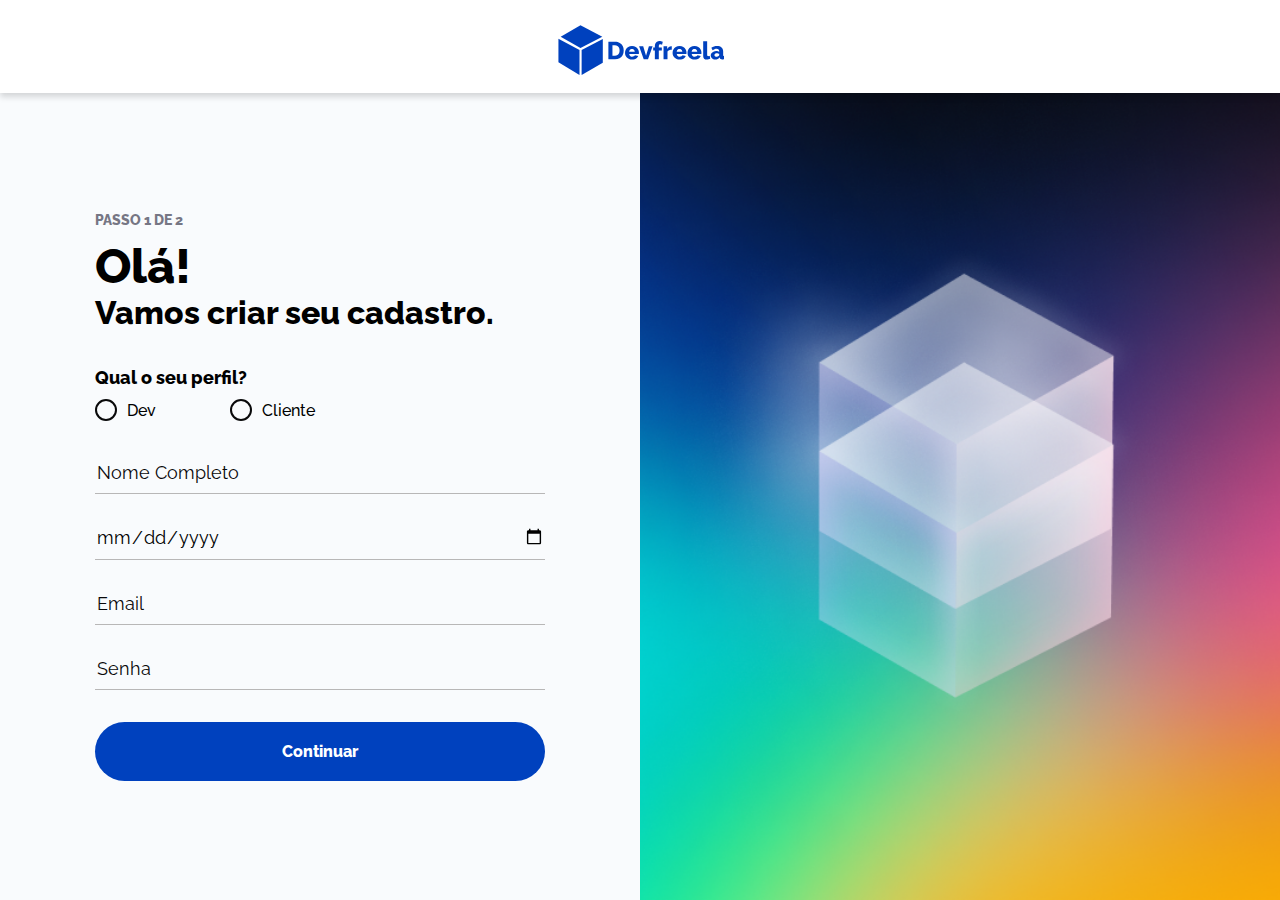
<file: DevFreela.Site/login.html>
<!DOCTYPE html>
<html lang="pt-br">
<head>
    <meta charset="UTF-8">
    <meta name="viewport" content="width=device-width, initial-scale=1.0">

    <title>Login - DevFreela</title>
     <!--Fonts-->
    <link rel="preconnect" href="https://fonts.googleapis.com">
    <link rel="preconnect" href="https://fonts.gstatic.com" crossorigin>
    <link href="https://fonts.googleapis.com/css2?family=Raleway:ital,wght@0,100..900;1,100..900&display=swap" rel="stylesheet">
    
    <!--Settings-->
    <link rel="stylesheet" href="style/settings/wrapper.css">
    <link rel="stylesheet" href="style/settings/core.css">
    <link rel="stylesheet" href="style/settings/color.css">
    <link rel="stylesheet" href="style/settings/text.css">
    <!--Generic-->
    <link rel="stylesheet" href="style/generic/reset.css">
    <link rel="stylesheet" href="style/generic/box-sizing.css">
    <!--Base-->
    <link rel="stylesheet" href="style/base/html.css">
    <!--Base-->
    <link rel="stylesheet" href="style/object/ld-wrapper.css">
    <!--Components-->
     <link rel="stylesheet" href="style/components/ld-button.css">
     <link rel="stylesheet" href="style/components/ld-input.css">
     <link rel="stylesheet" href="style/components/ld-radio.css">
     <link rel="stylesheet" href="style/components/ld-header.css">

    <!--Pages-->
    <link rel="stylesheet" href="style/pages/login.css">

    


</head>
<body>
    <div>
        <div class="ld-login">
            <div class="ld-wrapper">
                <header class="ld-header">
                    <div class="wrapper">   
                        <div class="logo-wrapper">
                            <img class="image" src="assets/devfreela.svg" alt="Logo da DevFreela">
                        </div>
                    </div>
                    
                </header>
                <main class="main-content">
                    <form class="left" onsubmit="cadastrar()" action="javascript:void(0)">
                            <span class="steps">PASSO 1 DE 2</span>
                            <h1 class="main-title">
                                <span class="up">Olá!</span>
                                <span class="down">Vamos criar seu cadastro.</span>
                            </h1>
                             <div class="radio-buttons">
                                <h3 class="title">Qual o seu perfil?</h3>
                                <div class="buttons">
                                    <label class="ld-radio">
                                        Dev
                                        <input name="cargo" type="radio">
                                        <span class="checkmark"></span>
                                    </label>
                                    <label class="ld-radio">
                                        Cliente
                                        <input name="cargo"  type="radio">
                                        <span class="checkmark"></span>
                                    </label> 
                                </div>
                            </div>
                            <input required id="fullName" class="ld-input" placeholder="Nome Completo">
                            <input required id="birthdate" type="date" class="ld-input" placeholder="Data de nascimento">
                            <input required id="email" type="email" class="ld-input" placeholder="Email">
                            <input required id="password" type="password" class="ld-input" placeholder="Senha">
                            <button type="submit" class="ld-button">Continuar</button> 
                    </form>
                        

                        <div class="right">
                            <img class="image" src="assets/image/bg-cubes.png" alt="fundo de decoração com 3 cubos com gradiente das cores do arco-iris">
                        </div>

                </main>
            </div>

        </div>
    </div>
    <script src="scripts/login.js"></script>
</body>
</html>
</file>
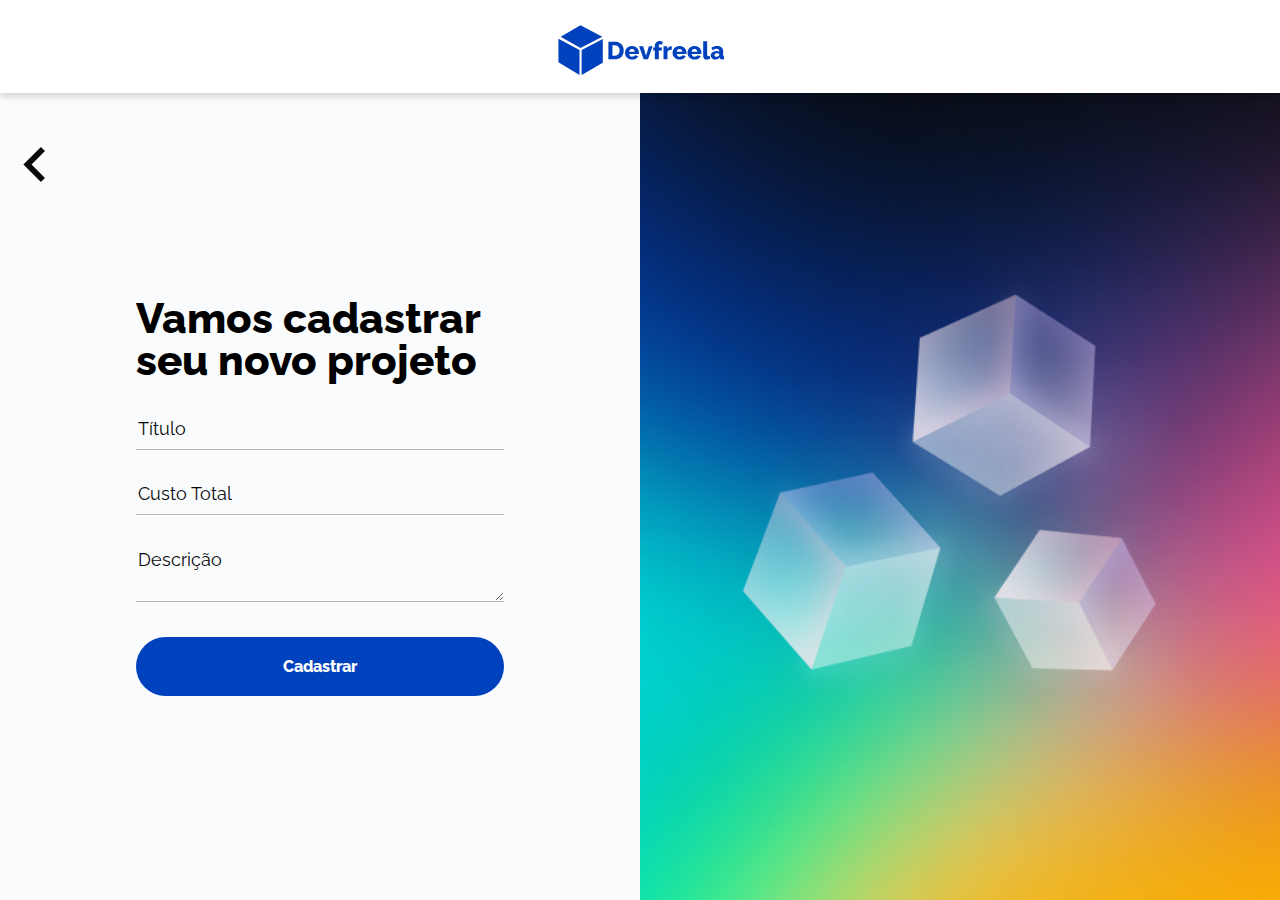
<file: DevFreela.Site/project-create-edit.html>
<!DOCTYPE html>
<html lang="pt-br">
<head>
    <meta charset="UTF-8">
    <meta name="viewport" content="width=device-width, initial-scale=1.0">

    <title>Project - DevFreela</title>
     <!--Fonts-->
    <link rel="preconnect" href="https://fonts.googleapis.com">
    <link rel="preconnect" href="https://fonts.gstatic.com" crossorigin>
    <link href="https://fonts.googleapis.com/css2?family=Raleway:ital,wght@0,100..900;1,100..900&display=swap" rel="stylesheet">
    <link href="https://fonts.googleapis.com/icon?family=Material+Icons" rel="stylesheet">


    <!--Settings-->
    <link rel="stylesheet" href="style/settings/wrapper.css">
    <link rel="stylesheet" href="style/settings/core.css">
    <link rel="stylesheet" href="style/settings/color.css">
    <link rel="stylesheet" href="style/settings/text.css">
    <!--Generic-->
    <link rel="stylesheet" href="style/generic/reset.css">
    <link rel="stylesheet" href="style/generic/box-sizing.css">
    <!--Base-->
    <link rel="stylesheet" href="style/base/html.css">
    <!--Base-->
    <link rel="stylesheet" href="style/object/ld-wrapper.css">
    <!--Components-->
     <link rel="stylesheet" href="style/components/ld-button.css">
     <link rel="stylesheet" href="style/components/ld-input.css">
     <link rel="stylesheet" href="style/components/ld-header.css">

    <!--Pages-->
    <link rel="stylesheet" href="style/pages/project-create-edit.css">

    <!-- Trumps -->
    <!-- SCRIPT -->

</head>
<body>
    <div>
        <div class="ld-project-create-edit">
            <div class="ld-wrapper">
                <header class="ld-header">
                    <div class="wrapper">   
                        <div class="logo-wrapper">
                            <img class="image" src="assets/devfreela.svg" alt="Logo da DevFreela">
                        </div>
                    </div>
                    
                </header>
                <main class="main-content">
                    <a class="back-btn material-icons" href="list.html">
                        keyboard_arrow_left 
                    </a>
                    <div class="left">
                        <h1 class="main-title" id="main-title">
                            
                        </h1>

                        <input  class="ld-input" placeholder="Título">
                        <input  class="ld-input" placeholder="Custo Total">
                        <textarea  class="ld-input" placeholder="Descrição"></textarea>

                        <button class="ld-button" id="action-button"></button> 
                    

                    </div>
                    <div class="right">
                        <img class="image" src="assets/image/bg-float-cubes.png" alt="fundo de decoração com 3 cubos com gradiente das cores do arco-iris">
                    </div>
                </main>
            </div>

        </div>
    </div>
    <script src="scripts/project-create-edit.js"></script>
</body>
</html>
</file>
<file: DevFreela.Site/style/settings/wrapper.css>
:root{
    --ld--main-wrapper:1366px;
}
</file>
<file: DevFreela.Site/style/settings/core.css>
:root{
    --ld--header-size: 93px;
}
</file>
<file: DevFreela.Site/style/settings/color.css>
:root{
    --ld-color-primary-light:#004cd8;
    --ld-color-primary:#0041BE;

    --ld-color-danger: #FF2222;


    --ld-color-gray-lightest:#F9FBFD;
    --ld-color-gray-lighter:rgba(196,196,196,0.35);
    --ld-color-gray-light:#B8B7B7;
    --ld--color-gray: #767684;
    --ld-color-gray-dark: #09090A;

}
</file>
<file: DevFreela.Site/style/settings/text.css>
:root{
    --ld-font-size-base: 10px;
    --ld-font-family-base: 'Raleway',sans-serif;
}
</file>
<file: DevFreela.Site/style/generic/box-sizing.css>
* {
    box-sizing: border-box;
}
</file>
<file: DevFreela.Site/style/base/html.css>
html{
    background-color: var(--ld-color-gray-lightest);
    font-family:var(--ld-font-family-base);
    font-weight: 500;
}
</file>
<file: DevFreela.Site/style/object/ld-wrapper.css>
.ld-wrapper{
    max-width: var(--ld--main-wrapper);
    margin: 0 auto;

}
.ld-wrapper >.main-content{
    position: relative;
    display:grid;
    grid-template-columns: 1fr 1fr;
    padding-top: var(--ld--header-size);
    
}

.ld-wrapper >.main-content >.back-btn{
    position: fixed;
    top: calc(var(--ld--header-size) + 38px);
    font-size: calc(var(--ld-font-size-base) + 60px);
    cursor: pointer;
    color: var(--ld-color-gray-dark);
    text-decoration: none;
}

.ld-wrapper >.main-content.-one-col{
    grid-template-columns: 1fr ;
}

.ld-wrapper >.main-content >.right{
    overflow: hidden;
    position:relative;
    height: calc(100vh - var(--ld--header-size));
}


.ld-wrapper >.main-content >.right >.image {
   
    position: absolute;
    height:100%;
    top: 0;
    min-width:100%;
    left: 50%;
    transform: translate(-50%);
}
</file>
<file: DevFreela.Site/style/components/ld-button.css>
.ld-button{
    font-family:var(--ld-font-family-base);
    background-color: var(--ld-color-primary);
    color: white;
    font-size:calc( var(--ld-font-size-base)+ 8px);
    font-weight: 800;
    padding: 20px;
    border-radius: 50px;
    border: none;
    width: 100%;
    cursor: pointer;
    transition:background-color 0.5s;
}
.ld-button:hover{
    background-color: var(--ld-color-primary-light);
    
}

.ld-button.-small{

    font-size:calc(var(--ld-font-size-base)+ 4px);
    font-weight: 600;
    padding: 12px 25px;
}
</file>
<file: DevFreela.Site/style/components/ld-input.css>
.ld-input{
    font-family: var(--ld-font-family-base);
    font-size: calc(var(--ld-font-size-base) + 8px);
    border: none;
    background: none;
    border-bottom: 1px solid var(--ld-color-gray-light);
    outline: none;
    transition:border-color .5s;
    padding-bottom:10px;
    width:100%; 
    margin-bottom:32px;
}

.ld-input:focus{
    border-color:var(--ld-color-primary);

}

.ld-input::placeholder{
    color: var(--ld-color-gray-dark);
}
</file>
<file: DevFreela.Site/style/components/ld-radio.css>
/* Classe base Ld-Radio */
.ld-radio{
    position: relative;
    padding-left:32px;
    padding-top:2px;
    cursor:pointer;
    font-size:calc(var(--ld-font-size-base)+ 8px);
    font-family:var(--ld-font-family-base)
}

/* Esconde radio button */
.ld-radio > input{
    opacity:0;
    position: absolute;
    cursor: pointer;
}

/* Estilo base do nosso checkmark */
.ld-radio >.checkmark{
    display: inline-block;
    border-radius:50%;
    height:22px;
    width:22px;
    border:2px solid var(--ld-color-gray-dark);
    position: absolute;
    top: 0;
    left:0;
}
/* Estiliza e preenche o fundo do Checkmark quando radio button é selecionado */
.ld-radio >input:checked ~ .checkmark{
    background-color:white;
    border-color:var(--ld-color-primaru);
}

/* Estilo base do ponto */
.ld-radio >.checkmark:after{
    width:12px;
    height:12px;
    border-radius:50%;
    position:absolute;
    content:"";
    top:3px;
    left:4px;
    background-color:blue;
    display: none;
}

/* Mostra o ponto quando o radio button for checado */
.ld-radio >input:checked ~ .checkmark:after{
    display:block;
}
</file>
<file: DevFreela.Site/style/components/ld-header.css>
.ld-header{
    height: var(--ld--header-size);
    width:100%;
    background-color: white;
    box-shadow: 0pc 4px 6px rgba(0,0, 0, 0.15);
     z-index: 1;
    position: fixed;
    left: 0;
    top: 0;
}

.ld-header >.wrapper{
    max-width: var(--ld--main-wrapper);    
    margin: 0 auto;
    display:flex;
    justify-content:center;
} 


.ld-header >.wrapper.-has-user{
    display:grid;
    grid-template-columns:1fr auto 1fr;
} 

/* Logo */

.ld-header >.wrapper >.logo-wrapper{
    height: var(--ld--header-size);
    padding:16px;
}
.ld-header >.wrapper >.logo-wrapper>.image{

    height: 100%;

}

/* Usuário */
.ld-header >.wrapper >.user{
    display: flex;
    align-items: center;
    margin-left: auto;

}
.ld-header >.wrapper >.user >.info{
    text-align:right;
}
.ld-header >.wrapper >.user >.info >.name{
    display: block;
    font-weight:800;
    font-size: calc(var(--ld-font-size-base) + 4px);
    margin-bottom: 2px;

}
.ld-header >.wrapper >.user >.info >.role{
    display: block;
    font-weight:400;
    font-size: calc(var(--ld-font-size-base) + 2px);

}

.ld-header >.wrapper >.user >.photo-wrapper{
    height: 60px;
    width:60px;
    border-radius: 50%;
    border:1px solid var(--ld-color-primary);
    margin-left: 10px;
    overflow: hidden;
}
.ld-header >.wrapper >.user >.photo-wrapper>img{
    height: 100%;
    width:100%;
}
</file>
<file: DevFreela.Site/style/pages/login.css>
.ld-login >.ld-wrapper >.main-content >.left{
    max-width: 450px;
    margin:  auto;
}
.ld-login >.ld-wrapper >.main-content >.left >.radio-buttons{
    margin-bottom: 42px;
}


.ld-login >.ld-wrapper >.main-content >.left >.radio-buttons >.title{
    font-size: calc(var(--ld-font-size-base) + 8px);
    margin-bottom: 16px;
    font-weight: 800;

}
.ld-login >.ld-wrapper >.main-content >.left >.radio-buttons >.buttons >.ld-radio{
     margin-right: 70px ;

}

.ld-login >.ld-wrapper >.main-content >.left >.main-title{
    font-weight:800;

    margin-bottom: 40px;
}




.ld-login >.ld-wrapper >.main-content >.left >.main-title >.up{
    font-size: calc(var(--ld-font-size-base) + 38px);
    display: block;
    margin-bottom: 7px;
}
.ld-login >.ld-wrapper >.main-content >.left >.main-title >.down{
    font-size: calc(var(--ld-font-size-base) + 22px);
}

.ld-login >.ld-wrapper >.main-content >.left >.steps{
    display: block;
    font-weight: 800;
    color: var(--ld--color-gray);
    font-size: calc(var(--ld-font-size-base) + 4px);
    margin-bottom: 15px;
}
</file>
<file: DevFreela.Site/style/pages/project-create-edit.css>
.ld-project-create-edit >.ld-wrapper >.main-content >.left >.main-title{
    font-size: calc(var(--ld-font-size-base) + 32px);
    font-weight: 800;
    max-width: 415px;
    margin-bottom: 35px;
}

.ld-project-create-edit >.ld-wrapper >.main-content >.left >.main-title >.ld-button{
    margin-top: 40px;
}


.ld-project-create-edit >.ld-wrapper >.main-content >.left {
    max-width: 368px;
    margin: auto;
}
</file>
